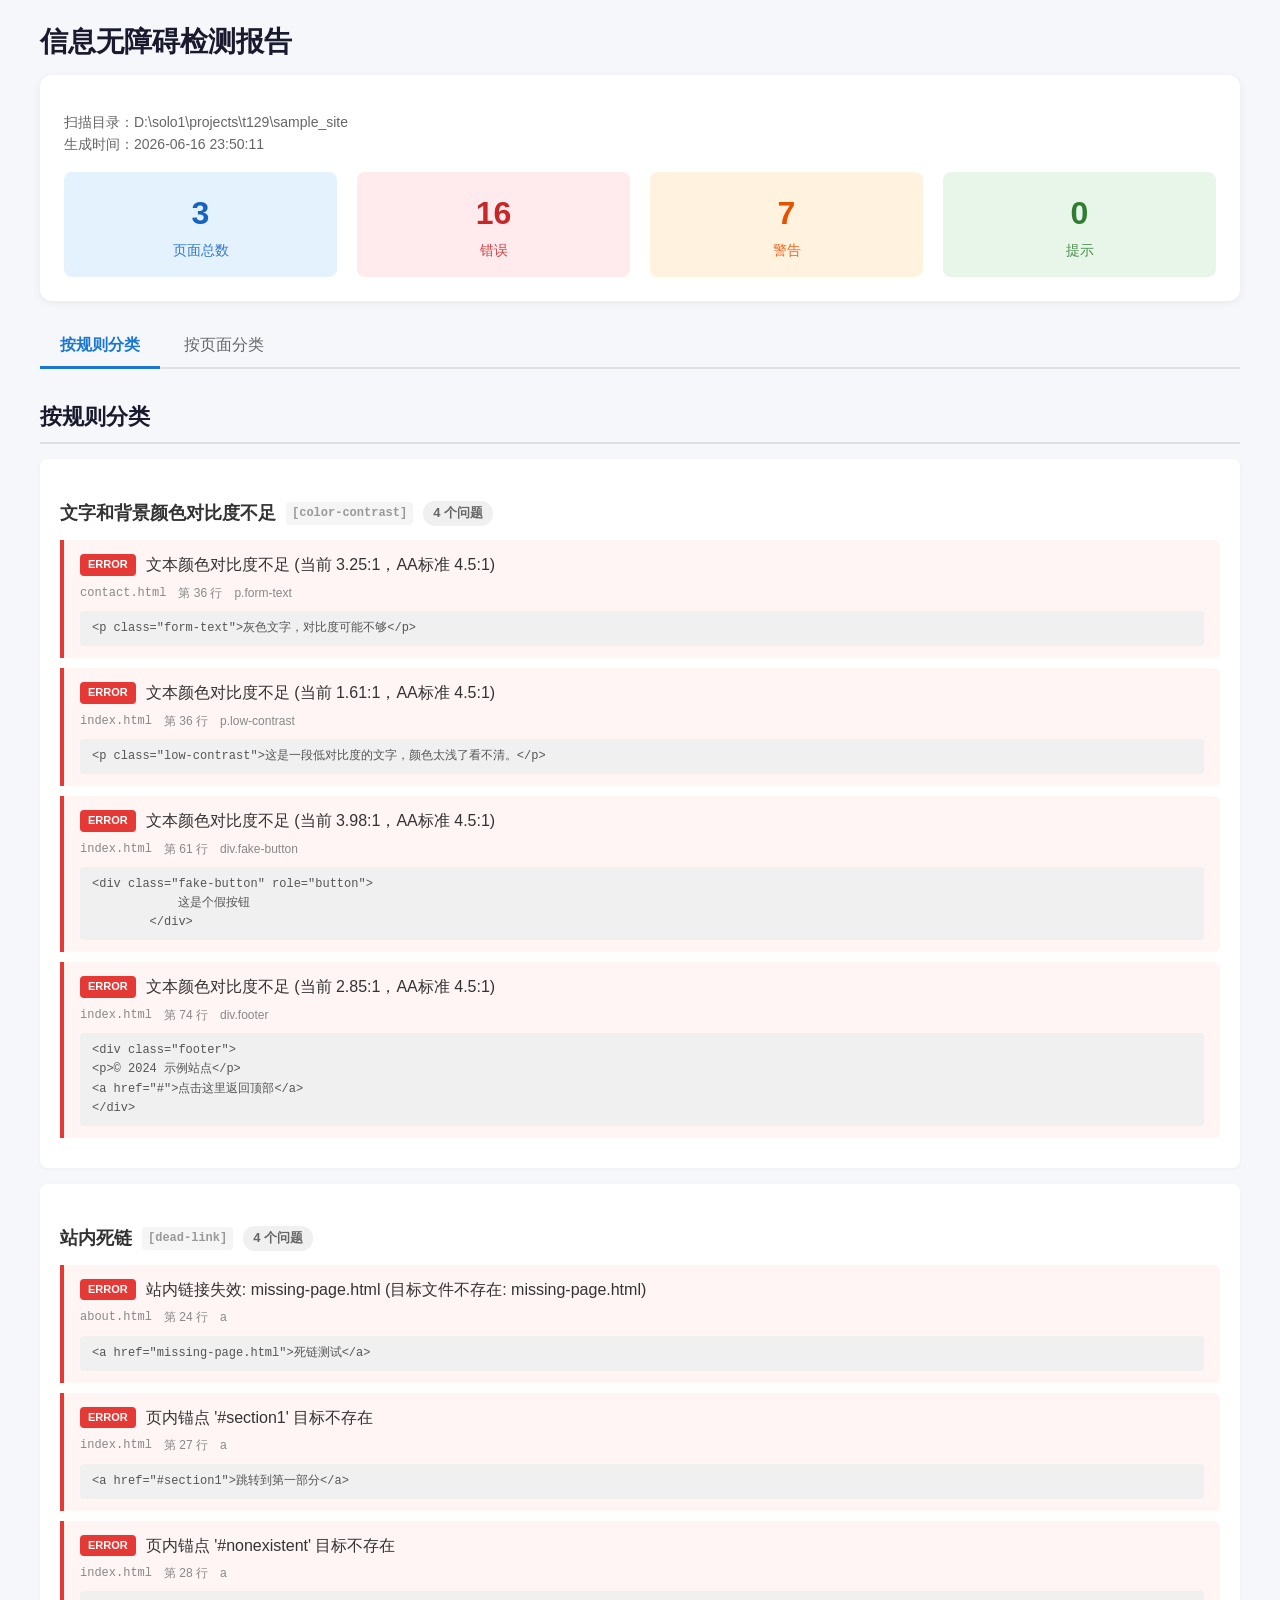
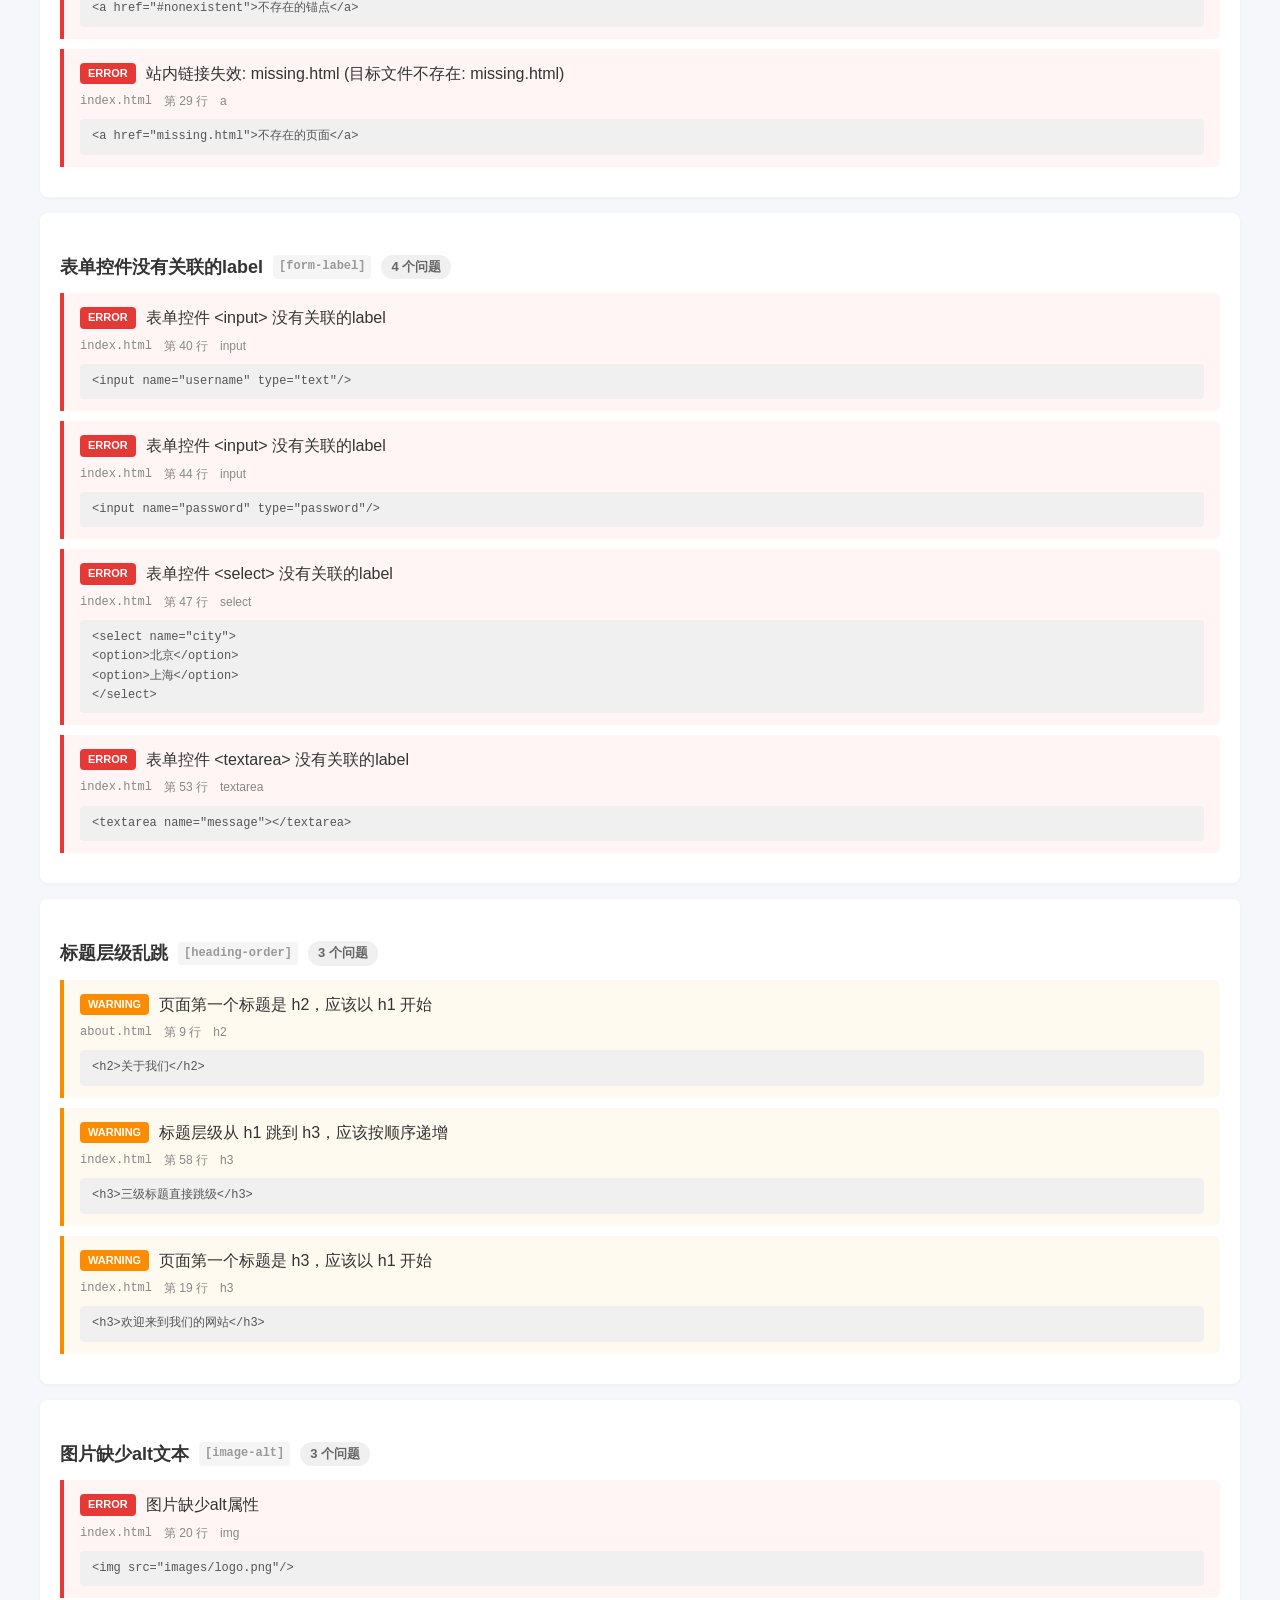
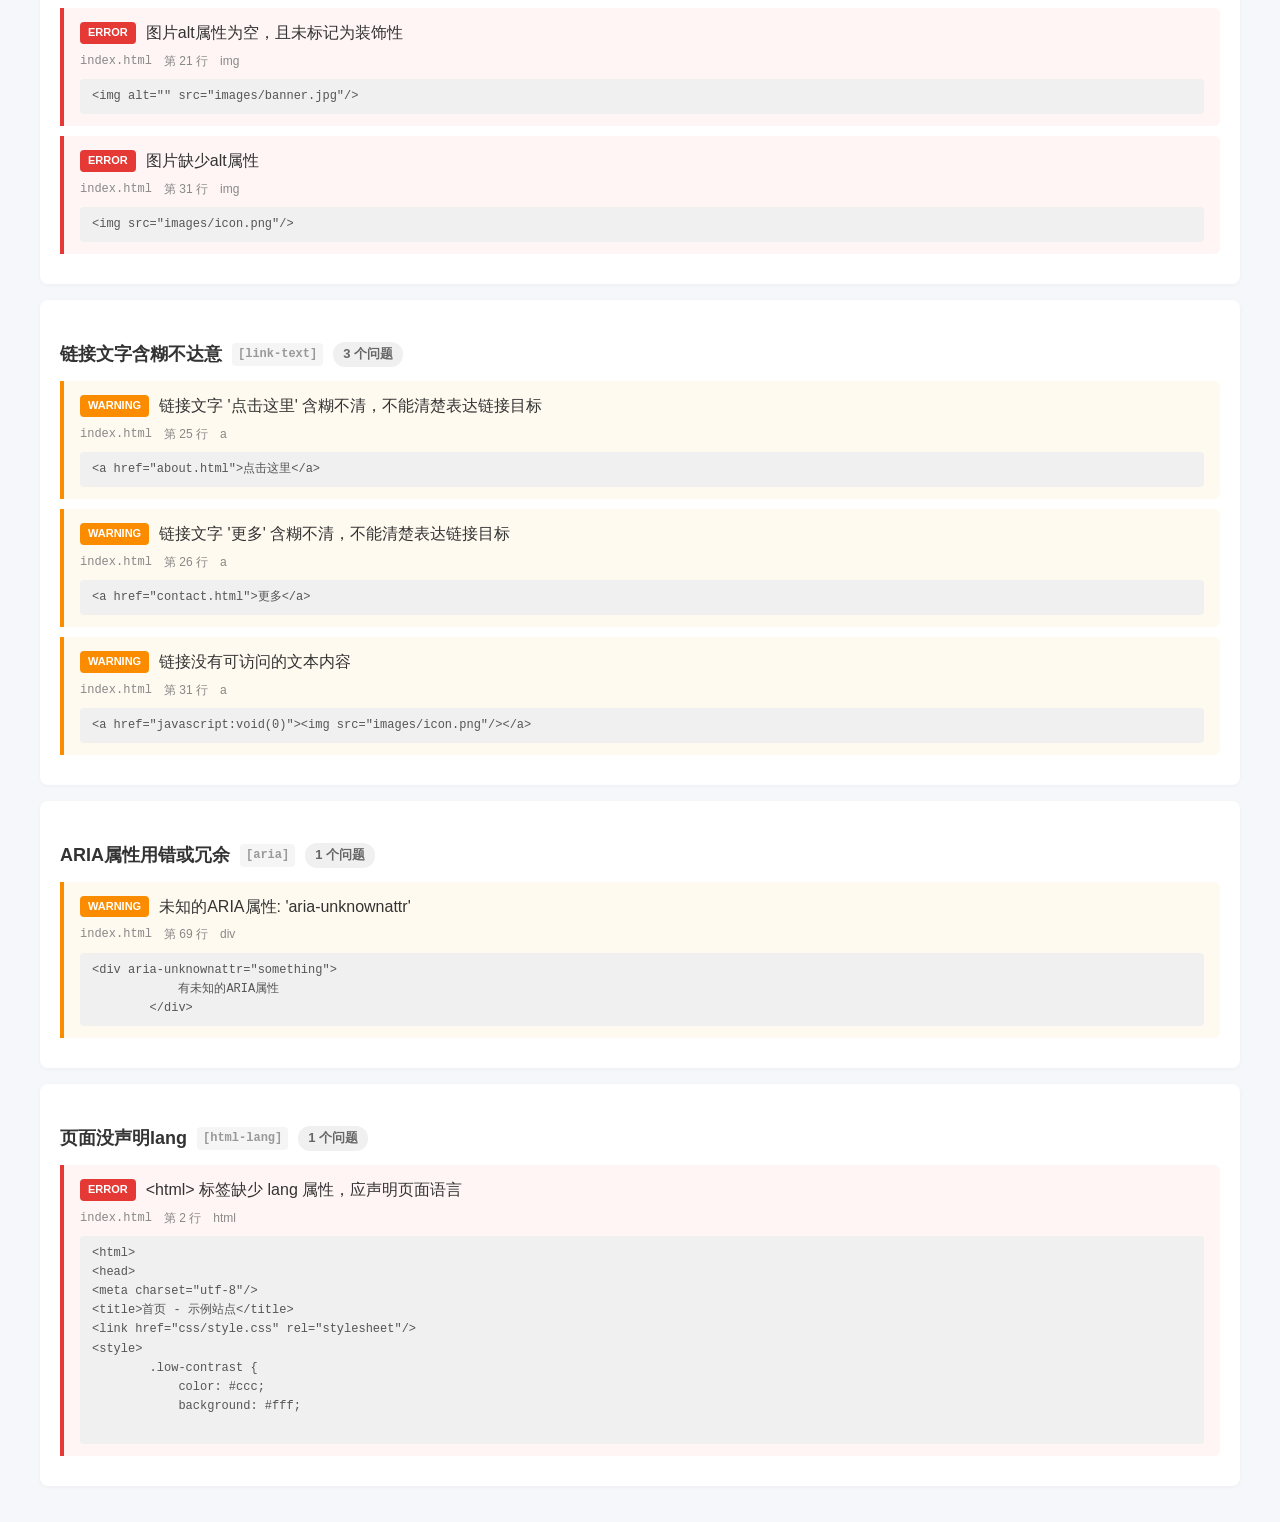
<file: a11y-report/report.html>
<!DOCTYPE html>
<html lang="zh-CN">
<head>
    <meta charset="UTF-8">
    <meta name="viewport" content="width=device-width, initial-scale=1.0">
    <title>信息无障碍检测报告</title>
    <style>
        * { box-sizing: border-box; margin: 0; padding: 0; }
        body {
            font-family: -apple-system, BlinkMacSystemFont, "Segoe UI", Roboto, "Helvetica Neue", Arial, sans-serif;
            background: #f5f7fa;
            color: #333;
            line-height: 1.6;
            padding: 20px;
        }
        .container { max-width: 1200px; margin: 0 auto; }
        h1 { font-size: 28px; margin-bottom: 10px; color: #1a1a2e; }
        h2 { font-size: 22px; margin: 30px 0 15px; color: #1a1a2e; border-bottom: 2px solid #e0e0e0; padding-bottom: 8px; }
        h3 { font-size: 18px; margin: 20px 0 12px; color: #333; }
        .summary {
            background: white;
            border-radius: 12px;
            padding: 24px;
            margin-bottom: 24px;
            box-shadow: 0 2px 8px rgba(0,0,0,0.06);
        }
        .summary-stats {
            display: flex;
            gap: 20px;
            flex-wrap: wrap;
            margin-top: 16px;
        }
        .stat-card {
            flex: 1;
            min-width: 140px;
            padding: 16px;
            border-radius: 8px;
            text-align: center;
        }
        .stat-card .number { font-size: 32px; font-weight: bold; }
        .stat-card .label { font-size: 14px; opacity: 0.85; }
        .stat-pages { background: #e3f2fd; color: #1565c0; }
        .stat-errors { background: #ffebee; color: #c62828; }
        .stat-warnings { background: #fff3e0; color: #e65100; }
        .stat-info { background: #e8f5e9; color: #2e7d32; }
        .meta {
            color: #666;
            font-size: 14px;
            margin-top: 12px;
        }
        .nav-tabs {
            display: flex;
            gap: 4px;
            margin-bottom: 20px;
            border-bottom: 2px solid #e0e0e0;
        }
        .nav-tab {
            padding: 10px 20px;
            cursor: pointer;
            border: none;
            background: none;
            font-size: 16px;
            color: #666;
            border-bottom: 3px solid transparent;
            margin-bottom: -2px;
        }
        .nav-tab.active {
            color: #1976d2;
            border-bottom-color: #1976d2;
            font-weight: 600;
        }
        .tab-content { display: none; }
        .tab-content.active { display: block; }
        .rule-section, .page-section {
            background: white;
            border-radius: 8px;
            padding: 20px;
            margin-bottom: 16px;
            box-shadow: 0 1px 4px rgba(0,0,0,0.04);
        }
        .rule-section h3, .page-section h3 {
            display: flex;
            align-items: center;
            gap: 10px;
            flex-wrap: wrap;
        }
        .rule-id {
            font-size: 12px;
            color: #999;
            font-family: monospace;
            background: #f5f5f5;
            padding: 2px 6px;
            border-radius: 4px;
        }
        .count {
            font-size: 13px;
            background: #f0f0f0;
            padding: 2px 10px;
            border-radius: 12px;
            color: #666;
        }
        .counts { display: flex; gap: 8px; margin-left: auto; }
        .counts span { font-size: 12px; padding: 2px 8px; border-radius: 4px; }
        .error-count { background: #ffebee; color: #c62828; }
        .warning-count { background: #fff3e0; color: #e65100; }
        .info-count { background: #e8f5e9; color: #2e7d32; }
        .issues-list { margin-top: 12px; }
        .issue {
            border-left: 4px solid #ccc;
            padding: 12px 16px;
            margin-bottom: 10px;
            background: #fafafa;
            border-radius: 0 6px 6px 0;
        }
        .issue.severity-error { border-left-color: #e53935; background: #fff5f5; }
        .issue.severity-warning { border-left-color: #fb8c00; background: #fffaf0; }
        .issue.severity-info { border-left-color: #43a047; background: #f6fbf6; }
        .issue-header { display: flex; align-items: center; gap: 10px; margin-bottom: 6px; }
        .severity-badge {
            font-size: 11px;
            font-weight: 600;
            text-transform: uppercase;
            padding: 2px 8px;
            border-radius: 4px;
            color: white;
        }
        .severity-error .severity-badge { background: #e53935; }
        .severity-warning .severity-badge { background: #fb8c00; }
        .severity-info .severity-badge { background: #43a047; }
        .message { font-weight: 500; }
        .issue-location {
            font-size: 12px;
            color: #888;
            display: flex;
            gap: 12px;
            flex-wrap: wrap;
            margin-bottom: 8px;
        }
        .issue-location .file { font-family: monospace; }
        .snippet {
            font-size: 12px;
            background: #f0f0f0;
            padding: 8px 12px;
            border-radius: 4px;
            overflow-x: auto;
            font-family: monospace;
            color: #555;
        }
        .no-issues { color: #2e7d32; font-style: italic; padding: 10px 0; }
        .page-issues { margin-top: 12px; }
    </style>
</head>
<body>
    <div class="container">
        <h1>信息无障碍检测报告</h1>
        <div class="summary">
            <div class="meta">
                扫描目录：D:\solo1\projects\t129\sample_site<br>
                生成时间：2026-06-16 23:50:11
            </div>
            <div class="summary-stats">
                <div class="stat-card stat-pages">
                    <div class="number">3</div>
                    <div class="label">页面总数</div>
                </div>
                <div class="stat-card stat-errors">
                    <div class="number">16</div>
                    <div class="label">错误</div>
                </div>
                <div class="stat-card stat-warnings">
                    <div class="number">7</div>
                    <div class="label">警告</div>
                </div>
                <div class="stat-card stat-info">
                    <div class="number">0</div>
                    <div class="label">提示</div>
                </div>
            </div>
        </div>

        <div class="nav-tabs">
            <button class="nav-tab active" onclick="switchTab('by-rule', this)">按规则分类</button>
            <button class="nav-tab" onclick="switchTab('by-page', this)">按页面分类</button>
        </div>

        <div id="by-rule" class="tab-content active">
            <h2>按规则分类</h2>
            
            <div class="rule-section severity-error">
                <h3>文字和背景颜色对比度不足 <span class="rule-id">[color-contrast]</span> <span class="count">4 个问题</span></h3>
                <div class="issues-list">
                    
            <div class="issue severity-error">
                <div class="issue-header">
                    <span class="severity-badge">error</span>
                    <span class="message">文本颜色对比度不足 (当前 3.25:1，AA标准 4.5:1)</span>
                </div>
                <div class="issue-location"><span class='file'>contact.html</span><span class='line'>第 36 行</span><span class='element'>p.form-text</span></div>
                <pre class='snippet'>&lt;p class=&quot;form-text&quot;&gt;灰色文字，对比度可能不够&lt;/p&gt;</pre>
            </div>
            
            <div class="issue severity-error">
                <div class="issue-header">
                    <span class="severity-badge">error</span>
                    <span class="message">文本颜色对比度不足 (当前 1.61:1，AA标准 4.5:1)</span>
                </div>
                <div class="issue-location"><span class='file'>index.html</span><span class='line'>第 36 行</span><span class='element'>p.low-contrast</span></div>
                <pre class='snippet'>&lt;p class=&quot;low-contrast&quot;&gt;这是一段低对比度的文字，颜色太浅了看不清。&lt;/p&gt;</pre>
            </div>
            
            <div class="issue severity-error">
                <div class="issue-header">
                    <span class="severity-badge">error</span>
                    <span class="message">文本颜色对比度不足 (当前 3.98:1，AA标准 4.5:1)</span>
                </div>
                <div class="issue-location"><span class='file'>index.html</span><span class='line'>第 61 行</span><span class='element'>div.fake-button</span></div>
                <pre class='snippet'>&lt;div class=&quot;fake-button&quot; role=&quot;button&quot;&gt;
            这是个假按钮
        &lt;/div&gt;</pre>
            </div>
            
            <div class="issue severity-error">
                <div class="issue-header">
                    <span class="severity-badge">error</span>
                    <span class="message">文本颜色对比度不足 (当前 2.85:1，AA标准 4.5:1)</span>
                </div>
                <div class="issue-location"><span class='file'>index.html</span><span class='line'>第 74 行</span><span class='element'>div.footer</span></div>
                <pre class='snippet'>&lt;div class=&quot;footer&quot;&gt;
&lt;p&gt;© 2024 示例站点&lt;/p&gt;
&lt;a href=&quot;#&quot;&gt;点击这里返回顶部&lt;/a&gt;
&lt;/div&gt;</pre>
            </div>
            
                </div>
            </div>
            
            <div class="rule-section severity-error">
                <h3>站内死链 <span class="rule-id">[dead-link]</span> <span class="count">4 个问题</span></h3>
                <div class="issues-list">
                    
            <div class="issue severity-error">
                <div class="issue-header">
                    <span class="severity-badge">error</span>
                    <span class="message">站内链接失效: missing-page.html (目标文件不存在: missing-page.html)</span>
                </div>
                <div class="issue-location"><span class='file'>about.html</span><span class='line'>第 24 行</span><span class='element'>a</span></div>
                <pre class='snippet'>&lt;a href=&quot;missing-page.html&quot;&gt;死链测试&lt;/a&gt;</pre>
            </div>
            
            <div class="issue severity-error">
                <div class="issue-header">
                    <span class="severity-badge">error</span>
                    <span class="message">页内锚点 '#section1' 目标不存在</span>
                </div>
                <div class="issue-location"><span class='file'>index.html</span><span class='line'>第 27 行</span><span class='element'>a</span></div>
                <pre class='snippet'>&lt;a href=&quot;#section1&quot;&gt;跳转到第一部分&lt;/a&gt;</pre>
            </div>
            
            <div class="issue severity-error">
                <div class="issue-header">
                    <span class="severity-badge">error</span>
                    <span class="message">页内锚点 '#nonexistent' 目标不存在</span>
                </div>
                <div class="issue-location"><span class='file'>index.html</span><span class='line'>第 28 行</span><span class='element'>a</span></div>
                <pre class='snippet'>&lt;a href=&quot;#nonexistent&quot;&gt;不存在的锚点&lt;/a&gt;</pre>
            </div>
            
            <div class="issue severity-error">
                <div class="issue-header">
                    <span class="severity-badge">error</span>
                    <span class="message">站内链接失效: missing.html (目标文件不存在: missing.html)</span>
                </div>
                <div class="issue-location"><span class='file'>index.html</span><span class='line'>第 29 行</span><span class='element'>a</span></div>
                <pre class='snippet'>&lt;a href=&quot;missing.html&quot;&gt;不存在的页面&lt;/a&gt;</pre>
            </div>
            
                </div>
            </div>
            
            <div class="rule-section severity-error">
                <h3>表单控件没有关联的label <span class="rule-id">[form-label]</span> <span class="count">4 个问题</span></h3>
                <div class="issues-list">
                    
            <div class="issue severity-error">
                <div class="issue-header">
                    <span class="severity-badge">error</span>
                    <span class="message">表单控件 &lt;input&gt; 没有关联的label</span>
                </div>
                <div class="issue-location"><span class='file'>index.html</span><span class='line'>第 40 行</span><span class='element'>input</span></div>
                <pre class='snippet'>&lt;input name=&quot;username&quot; type=&quot;text&quot;/&gt;</pre>
            </div>
            
            <div class="issue severity-error">
                <div class="issue-header">
                    <span class="severity-badge">error</span>
                    <span class="message">表单控件 &lt;input&gt; 没有关联的label</span>
                </div>
                <div class="issue-location"><span class='file'>index.html</span><span class='line'>第 44 行</span><span class='element'>input</span></div>
                <pre class='snippet'>&lt;input name=&quot;password&quot; type=&quot;password&quot;/&gt;</pre>
            </div>
            
            <div class="issue severity-error">
                <div class="issue-header">
                    <span class="severity-badge">error</span>
                    <span class="message">表单控件 &lt;select&gt; 没有关联的label</span>
                </div>
                <div class="issue-location"><span class='file'>index.html</span><span class='line'>第 47 行</span><span class='element'>select</span></div>
                <pre class='snippet'>&lt;select name=&quot;city&quot;&gt;
&lt;option&gt;北京&lt;/option&gt;
&lt;option&gt;上海&lt;/option&gt;
&lt;/select&gt;</pre>
            </div>
            
            <div class="issue severity-error">
                <div class="issue-header">
                    <span class="severity-badge">error</span>
                    <span class="message">表单控件 &lt;textarea&gt; 没有关联的label</span>
                </div>
                <div class="issue-location"><span class='file'>index.html</span><span class='line'>第 53 行</span><span class='element'>textarea</span></div>
                <pre class='snippet'>&lt;textarea name=&quot;message&quot;&gt;&lt;/textarea&gt;</pre>
            </div>
            
                </div>
            </div>
            
            <div class="rule-section severity-warning">
                <h3>标题层级乱跳 <span class="rule-id">[heading-order]</span> <span class="count">3 个问题</span></h3>
                <div class="issues-list">
                    
            <div class="issue severity-warning">
                <div class="issue-header">
                    <span class="severity-badge">warning</span>
                    <span class="message">页面第一个标题是 h2，应该以 h1 开始</span>
                </div>
                <div class="issue-location"><span class='file'>about.html</span><span class='line'>第 9 行</span><span class='element'>h2</span></div>
                <pre class='snippet'>&lt;h2&gt;关于我们&lt;/h2&gt;</pre>
            </div>
            
            <div class="issue severity-warning">
                <div class="issue-header">
                    <span class="severity-badge">warning</span>
                    <span class="message">标题层级从 h1 跳到 h3，应该按顺序递增</span>
                </div>
                <div class="issue-location"><span class='file'>index.html</span><span class='line'>第 58 行</span><span class='element'>h3</span></div>
                <pre class='snippet'>&lt;h3&gt;三级标题直接跳级&lt;/h3&gt;</pre>
            </div>
            
            <div class="issue severity-warning">
                <div class="issue-header">
                    <span class="severity-badge">warning</span>
                    <span class="message">页面第一个标题是 h3，应该以 h1 开始</span>
                </div>
                <div class="issue-location"><span class='file'>index.html</span><span class='line'>第 19 行</span><span class='element'>h3</span></div>
                <pre class='snippet'>&lt;h3&gt;欢迎来到我们的网站&lt;/h3&gt;</pre>
            </div>
            
                </div>
            </div>
            
            <div class="rule-section severity-error">
                <h3>图片缺少alt文本 <span class="rule-id">[image-alt]</span> <span class="count">3 个问题</span></h3>
                <div class="issues-list">
                    
            <div class="issue severity-error">
                <div class="issue-header">
                    <span class="severity-badge">error</span>
                    <span class="message">图片缺少alt属性</span>
                </div>
                <div class="issue-location"><span class='file'>index.html</span><span class='line'>第 20 行</span><span class='element'>img</span></div>
                <pre class='snippet'>&lt;img src=&quot;images/logo.png&quot;/&gt;</pre>
            </div>
            
            <div class="issue severity-error">
                <div class="issue-header">
                    <span class="severity-badge">error</span>
                    <span class="message">图片alt属性为空，且未标记为装饰性</span>
                </div>
                <div class="issue-location"><span class='file'>index.html</span><span class='line'>第 21 行</span><span class='element'>img</span></div>
                <pre class='snippet'>&lt;img alt=&quot;&quot; src=&quot;images/banner.jpg&quot;/&gt;</pre>
            </div>
            
            <div class="issue severity-error">
                <div class="issue-header">
                    <span class="severity-badge">error</span>
                    <span class="message">图片缺少alt属性</span>
                </div>
                <div class="issue-location"><span class='file'>index.html</span><span class='line'>第 31 行</span><span class='element'>img</span></div>
                <pre class='snippet'>&lt;img src=&quot;images/icon.png&quot;/&gt;</pre>
            </div>
            
                </div>
            </div>
            
            <div class="rule-section severity-warning">
                <h3>链接文字含糊不达意 <span class="rule-id">[link-text]</span> <span class="count">3 个问题</span></h3>
                <div class="issues-list">
                    
            <div class="issue severity-warning">
                <div class="issue-header">
                    <span class="severity-badge">warning</span>
                    <span class="message">链接文字 '点击这里' 含糊不清，不能清楚表达链接目标</span>
                </div>
                <div class="issue-location"><span class='file'>index.html</span><span class='line'>第 25 行</span><span class='element'>a</span></div>
                <pre class='snippet'>&lt;a href=&quot;about.html&quot;&gt;点击这里&lt;/a&gt;</pre>
            </div>
            
            <div class="issue severity-warning">
                <div class="issue-header">
                    <span class="severity-badge">warning</span>
                    <span class="message">链接文字 '更多' 含糊不清，不能清楚表达链接目标</span>
                </div>
                <div class="issue-location"><span class='file'>index.html</span><span class='line'>第 26 行</span><span class='element'>a</span></div>
                <pre class='snippet'>&lt;a href=&quot;contact.html&quot;&gt;更多&lt;/a&gt;</pre>
            </div>
            
            <div class="issue severity-warning">
                <div class="issue-header">
                    <span class="severity-badge">warning</span>
                    <span class="message">链接没有可访问的文本内容</span>
                </div>
                <div class="issue-location"><span class='file'>index.html</span><span class='line'>第 31 行</span><span class='element'>a</span></div>
                <pre class='snippet'>&lt;a href=&quot;javascript:void(0)&quot;&gt;&lt;img src=&quot;images/icon.png&quot;/&gt;&lt;/a&gt;</pre>
            </div>
            
                </div>
            </div>
            
            <div class="rule-section severity-warning">
                <h3>ARIA属性用错或冗余 <span class="rule-id">[aria]</span> <span class="count">1 个问题</span></h3>
                <div class="issues-list">
                    
            <div class="issue severity-warning">
                <div class="issue-header">
                    <span class="severity-badge">warning</span>
                    <span class="message">未知的ARIA属性: 'aria-unknownattr'</span>
                </div>
                <div class="issue-location"><span class='file'>index.html</span><span class='line'>第 69 行</span><span class='element'>div</span></div>
                <pre class='snippet'>&lt;div aria-unknownattr=&quot;something&quot;&gt;
            有未知的ARIA属性
        &lt;/div&gt;</pre>
            </div>
            
                </div>
            </div>
            
            <div class="rule-section severity-error">
                <h3>页面没声明lang <span class="rule-id">[html-lang]</span> <span class="count">1 个问题</span></h3>
                <div class="issues-list">
                    
            <div class="issue severity-error">
                <div class="issue-header">
                    <span class="severity-badge">error</span>
                    <span class="message">&lt;html&gt; 标签缺少 lang 属性，应声明页面语言</span>
                </div>
                <div class="issue-location"><span class='file'>index.html</span><span class='line'>第 2 行</span><span class='element'>html</span></div>
                <pre class='snippet'>&lt;html&gt;
&lt;head&gt;
&lt;meta charset=&quot;utf-8&quot;/&gt;
&lt;title&gt;首页 - 示例站点&lt;/title&gt;
&lt;link href=&quot;css/style.css&quot; rel=&quot;stylesheet&quot;/&gt;
&lt;style&gt;
        .low-contrast {
            color: #ccc;
            background: #fff;
    </pre>
            </div>
            
                </div>
            </div>
            
        </div>

        <div id="by-page" class="tab-content">
            <h2>按页面分类</h2>
            
            <div class="page-section">
                <h3>index.html
                    <span class="counts">
                        <span class="error-count">14 错误</span>
                        <span class="warning-count">6 警告</span>
                        
                    </span>
                </h3>
                <div class="page-issues">
                    
            <div class="issue severity-error">
                <div class="issue-header">
                    <span class="severity-badge">error</span>
                    <span class="message">图片缺少alt属性</span>
                </div>
                <div class="issue-location"><span class='file'>index.html</span><span class='line'>第 20 行</span><span class='element'>img</span></div>
                <pre class='snippet'>&lt;img src=&quot;images/logo.png&quot;/&gt;</pre>
            </div>
            
            <div class="issue severity-error">
                <div class="issue-header">
                    <span class="severity-badge">error</span>
                    <span class="message">图片alt属性为空，且未标记为装饰性</span>
                </div>
                <div class="issue-location"><span class='file'>index.html</span><span class='line'>第 21 行</span><span class='element'>img</span></div>
                <pre class='snippet'>&lt;img alt=&quot;&quot; src=&quot;images/banner.jpg&quot;/&gt;</pre>
            </div>
            
            <div class="issue severity-error">
                <div class="issue-header">
                    <span class="severity-badge">error</span>
                    <span class="message">图片缺少alt属性</span>
                </div>
                <div class="issue-location"><span class='file'>index.html</span><span class='line'>第 31 行</span><span class='element'>img</span></div>
                <pre class='snippet'>&lt;img src=&quot;images/icon.png&quot;/&gt;</pre>
            </div>
            
            <div class="issue severity-error">
                <div class="issue-header">
                    <span class="severity-badge">error</span>
                    <span class="message">表单控件 &lt;input&gt; 没有关联的label</span>
                </div>
                <div class="issue-location"><span class='file'>index.html</span><span class='line'>第 40 行</span><span class='element'>input</span></div>
                <pre class='snippet'>&lt;input name=&quot;username&quot; type=&quot;text&quot;/&gt;</pre>
            </div>
            
            <div class="issue severity-error">
                <div class="issue-header">
                    <span class="severity-badge">error</span>
                    <span class="message">表单控件 &lt;input&gt; 没有关联的label</span>
                </div>
                <div class="issue-location"><span class='file'>index.html</span><span class='line'>第 44 行</span><span class='element'>input</span></div>
                <pre class='snippet'>&lt;input name=&quot;password&quot; type=&quot;password&quot;/&gt;</pre>
            </div>
            
            <div class="issue severity-error">
                <div class="issue-header">
                    <span class="severity-badge">error</span>
                    <span class="message">表单控件 &lt;select&gt; 没有关联的label</span>
                </div>
                <div class="issue-location"><span class='file'>index.html</span><span class='line'>第 47 行</span><span class='element'>select</span></div>
                <pre class='snippet'>&lt;select name=&quot;city&quot;&gt;
&lt;option&gt;北京&lt;/option&gt;
&lt;option&gt;上海&lt;/option&gt;
&lt;/select&gt;</pre>
            </div>
            
            <div class="issue severity-error">
                <div class="issue-header">
                    <span class="severity-badge">error</span>
                    <span class="message">表单控件 &lt;textarea&gt; 没有关联的label</span>
                </div>
                <div class="issue-location"><span class='file'>index.html</span><span class='line'>第 53 行</span><span class='element'>textarea</span></div>
                <pre class='snippet'>&lt;textarea name=&quot;message&quot;&gt;&lt;/textarea&gt;</pre>
            </div>
            
            <div class="issue severity-warning">
                <div class="issue-header">
                    <span class="severity-badge">warning</span>
                    <span class="message">标题层级从 h1 跳到 h3，应该按顺序递增</span>
                </div>
                <div class="issue-location"><span class='file'>index.html</span><span class='line'>第 58 行</span><span class='element'>h3</span></div>
                <pre class='snippet'>&lt;h3&gt;三级标题直接跳级&lt;/h3&gt;</pre>
            </div>
            
            <div class="issue severity-warning">
                <div class="issue-header">
                    <span class="severity-badge">warning</span>
                    <span class="message">页面第一个标题是 h3，应该以 h1 开始</span>
                </div>
                <div class="issue-location"><span class='file'>index.html</span><span class='line'>第 19 行</span><span class='element'>h3</span></div>
                <pre class='snippet'>&lt;h3&gt;欢迎来到我们的网站&lt;/h3&gt;</pre>
            </div>
            
            <div class="issue severity-error">
                <div class="issue-header">
                    <span class="severity-badge">error</span>
                    <span class="message">&lt;html&gt; 标签缺少 lang 属性，应声明页面语言</span>
                </div>
                <div class="issue-location"><span class='file'>index.html</span><span class='line'>第 2 行</span><span class='element'>html</span></div>
                <pre class='snippet'>&lt;html&gt;
&lt;head&gt;
&lt;meta charset=&quot;utf-8&quot;/&gt;
&lt;title&gt;首页 - 示例站点&lt;/title&gt;
&lt;link href=&quot;css/style.css&quot; rel=&quot;stylesheet&quot;/&gt;
&lt;style&gt;
        .low-contrast {
            color: #ccc;
            background: #fff;
    </pre>
            </div>
            
            <div class="issue severity-warning">
                <div class="issue-header">
                    <span class="severity-badge">warning</span>
                    <span class="message">链接文字 '点击这里' 含糊不清，不能清楚表达链接目标</span>
                </div>
                <div class="issue-location"><span class='file'>index.html</span><span class='line'>第 25 行</span><span class='element'>a</span></div>
                <pre class='snippet'>&lt;a href=&quot;about.html&quot;&gt;点击这里&lt;/a&gt;</pre>
            </div>
            
            <div class="issue severity-warning">
                <div class="issue-header">
                    <span class="severity-badge">warning</span>
                    <span class="message">链接文字 '更多' 含糊不清，不能清楚表达链接目标</span>
                </div>
                <div class="issue-location"><span class='file'>index.html</span><span class='line'>第 26 行</span><span class='element'>a</span></div>
                <pre class='snippet'>&lt;a href=&quot;contact.html&quot;&gt;更多&lt;/a&gt;</pre>
            </div>
            
            <div class="issue severity-warning">
                <div class="issue-header">
                    <span class="severity-badge">warning</span>
                    <span class="message">链接没有可访问的文本内容</span>
                </div>
                <div class="issue-location"><span class='file'>index.html</span><span class='line'>第 31 行</span><span class='element'>a</span></div>
                <pre class='snippet'>&lt;a href=&quot;javascript:void(0)&quot;&gt;&lt;img src=&quot;images/icon.png&quot;/&gt;&lt;/a&gt;</pre>
            </div>
            
            <div class="issue severity-error">
                <div class="issue-header">
                    <span class="severity-badge">error</span>
                    <span class="message">文本颜色对比度不足 (当前 1.61:1，AA标准 4.5:1)</span>
                </div>
                <div class="issue-location"><span class='file'>index.html</span><span class='line'>第 36 行</span><span class='element'>p.low-contrast</span></div>
                <pre class='snippet'>&lt;p class=&quot;low-contrast&quot;&gt;这是一段低对比度的文字，颜色太浅了看不清。&lt;/p&gt;</pre>
            </div>
            
            <div class="issue severity-error">
                <div class="issue-header">
                    <span class="severity-badge">error</span>
                    <span class="message">文本颜色对比度不足 (当前 3.98:1，AA标准 4.5:1)</span>
                </div>
                <div class="issue-location"><span class='file'>index.html</span><span class='line'>第 61 行</span><span class='element'>div.fake-button</span></div>
                <pre class='snippet'>&lt;div class=&quot;fake-button&quot; role=&quot;button&quot;&gt;
            这是个假按钮
        &lt;/div&gt;</pre>
            </div>
            
            <div class="issue severity-error">
                <div class="issue-header">
                    <span class="severity-badge">error</span>
                    <span class="message">文本颜色对比度不足 (当前 2.85:1，AA标准 4.5:1)</span>
                </div>
                <div class="issue-location"><span class='file'>index.html</span><span class='line'>第 74 行</span><span class='element'>div.footer</span></div>
                <pre class='snippet'>&lt;div class=&quot;footer&quot;&gt;
&lt;p&gt;© 2024 示例站点&lt;/p&gt;
&lt;a href=&quot;#&quot;&gt;点击这里返回顶部&lt;/a&gt;
&lt;/div&gt;</pre>
            </div>
            
            <div class="issue severity-warning">
                <div class="issue-header">
                    <span class="severity-badge">warning</span>
                    <span class="message">未知的ARIA属性: 'aria-unknownattr'</span>
                </div>
                <div class="issue-location"><span class='file'>index.html</span><span class='line'>第 69 行</span><span class='element'>div</span></div>
                <pre class='snippet'>&lt;div aria-unknownattr=&quot;something&quot;&gt;
            有未知的ARIA属性
        &lt;/div&gt;</pre>
            </div>
            
            <div class="issue severity-error">
                <div class="issue-header">
                    <span class="severity-badge">error</span>
                    <span class="message">页内锚点 '#section1' 目标不存在</span>
                </div>
                <div class="issue-location"><span class='file'>index.html</span><span class='line'>第 27 行</span><span class='element'>a</span></div>
                <pre class='snippet'>&lt;a href=&quot;#section1&quot;&gt;跳转到第一部分&lt;/a&gt;</pre>
            </div>
            
            <div class="issue severity-error">
                <div class="issue-header">
                    <span class="severity-badge">error</span>
                    <span class="message">页内锚点 '#nonexistent' 目标不存在</span>
                </div>
                <div class="issue-location"><span class='file'>index.html</span><span class='line'>第 28 行</span><span class='element'>a</span></div>
                <pre class='snippet'>&lt;a href=&quot;#nonexistent&quot;&gt;不存在的锚点&lt;/a&gt;</pre>
            </div>
            
            <div class="issue severity-error">
                <div class="issue-header">
                    <span class="severity-badge">error</span>
                    <span class="message">站内链接失效: missing.html (目标文件不存在: missing.html)</span>
                </div>
                <div class="issue-location"><span class='file'>index.html</span><span class='line'>第 29 行</span><span class='element'>a</span></div>
                <pre class='snippet'>&lt;a href=&quot;missing.html&quot;&gt;不存在的页面&lt;/a&gt;</pre>
            </div>
            
                </div>
            </div>
            
            <div class="page-section">
                <h3>about.html
                    <span class="counts">
                        <span class="error-count">1 错误</span>
                        <span class="warning-count">1 警告</span>
                        
                    </span>
                </h3>
                <div class="page-issues">
                    
            <div class="issue severity-warning">
                <div class="issue-header">
                    <span class="severity-badge">warning</span>
                    <span class="message">页面第一个标题是 h2，应该以 h1 开始</span>
                </div>
                <div class="issue-location"><span class='file'>about.html</span><span class='line'>第 9 行</span><span class='element'>h2</span></div>
                <pre class='snippet'>&lt;h2&gt;关于我们&lt;/h2&gt;</pre>
            </div>
            
            <div class="issue severity-error">
                <div class="issue-header">
                    <span class="severity-badge">error</span>
                    <span class="message">站内链接失效: missing-page.html (目标文件不存在: missing-page.html)</span>
                </div>
                <div class="issue-location"><span class='file'>about.html</span><span class='line'>第 24 行</span><span class='element'>a</span></div>
                <pre class='snippet'>&lt;a href=&quot;missing-page.html&quot;&gt;死链测试&lt;/a&gt;</pre>
            </div>
            
                </div>
            </div>
            
            <div class="page-section">
                <h3>contact.html
                    <span class="counts">
                        <span class="error-count">1 错误</span>
                        
                        
                    </span>
                </h3>
                <div class="page-issues">
                    
            <div class="issue severity-error">
                <div class="issue-header">
                    <span class="severity-badge">error</span>
                    <span class="message">文本颜色对比度不足 (当前 3.25:1，AA标准 4.5:1)</span>
                </div>
                <div class="issue-location"><span class='file'>contact.html</span><span class='line'>第 36 行</span><span class='element'>p.form-text</span></div>
                <pre class='snippet'>&lt;p class=&quot;form-text&quot;&gt;灰色文字，对比度可能不够&lt;/p&gt;</pre>
            </div>
            
                </div>
            </div>
            
        </div>
    </div>

    <script>
        function switchTab(tabId, btn) {
            document.querySelectorAll('.tab-content').forEach(el => el.classList.remove('active'));
            document.querySelectorAll('.nav-tab').forEach(el => el.classList.remove('active'));
            document.getElementById(tabId).classList.add('active');
            btn.classList.add('active');
        }
    </script>
</body>
</html>
</file>
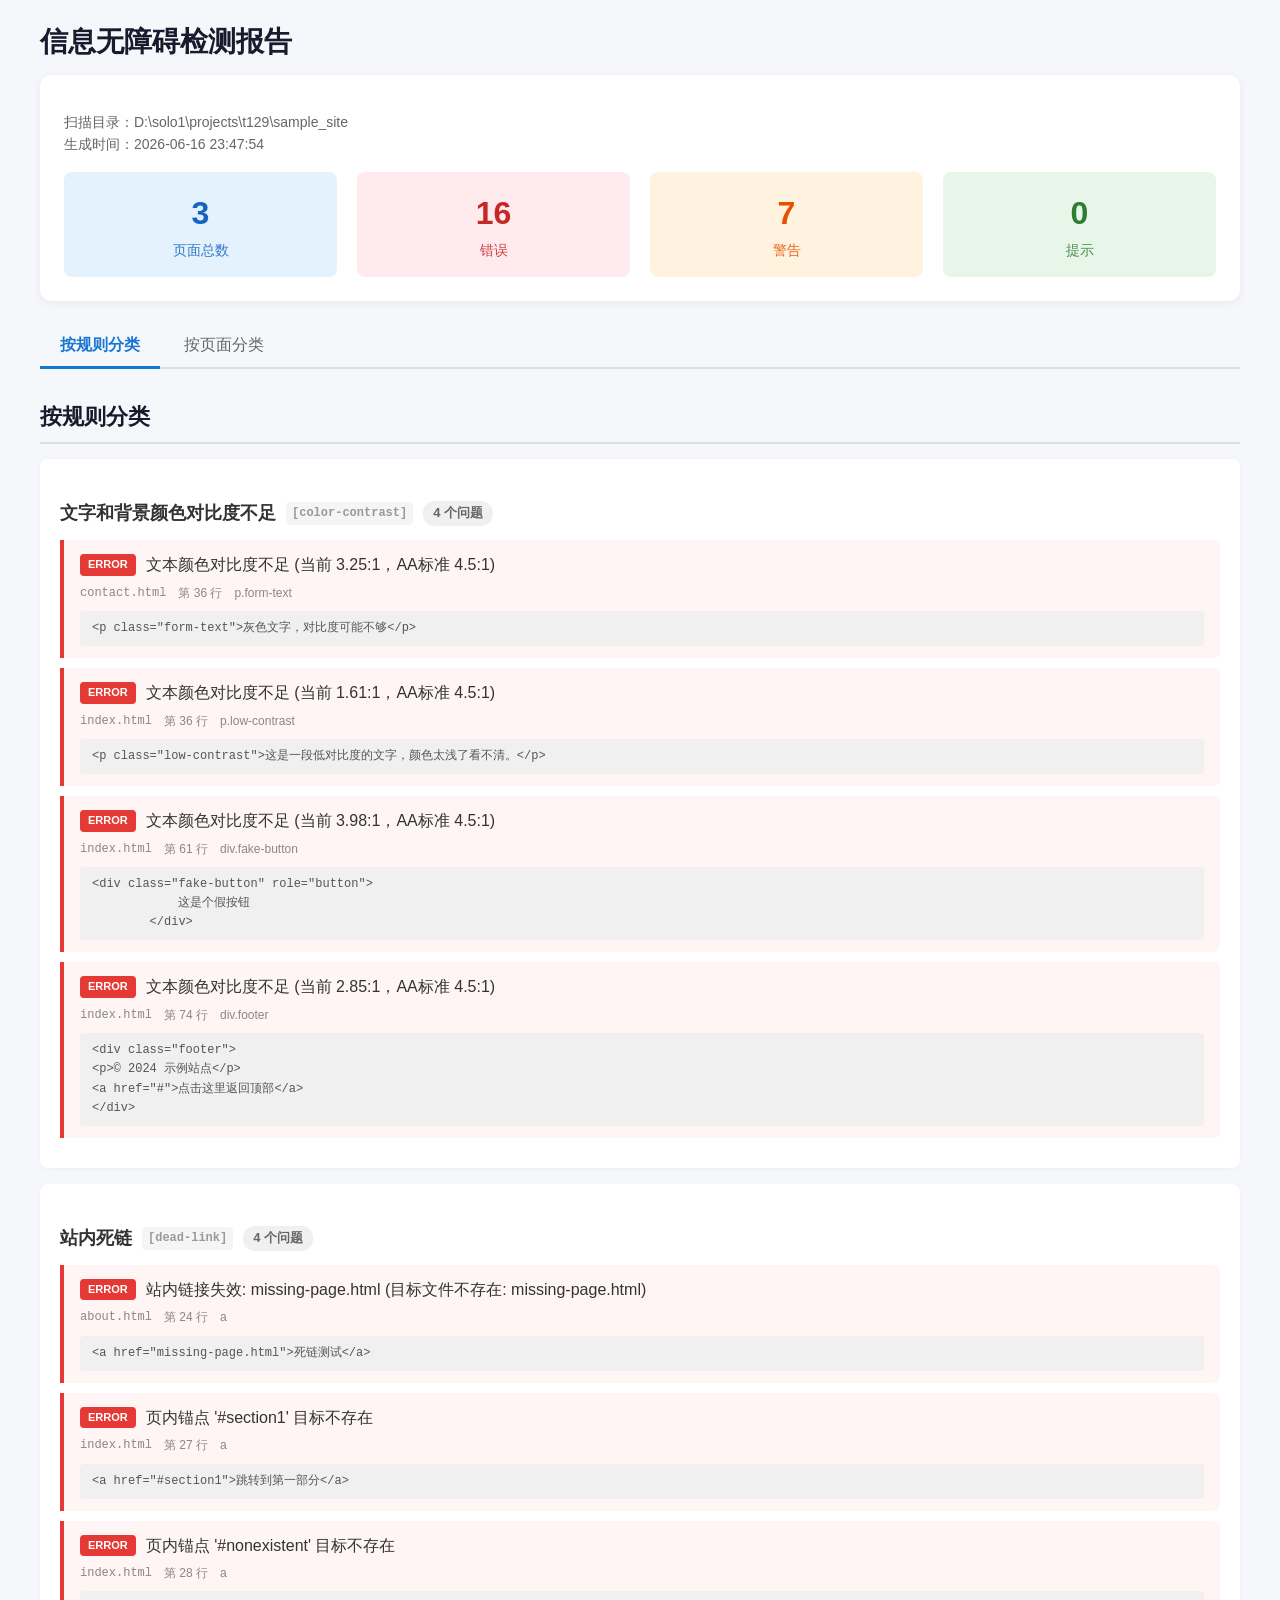
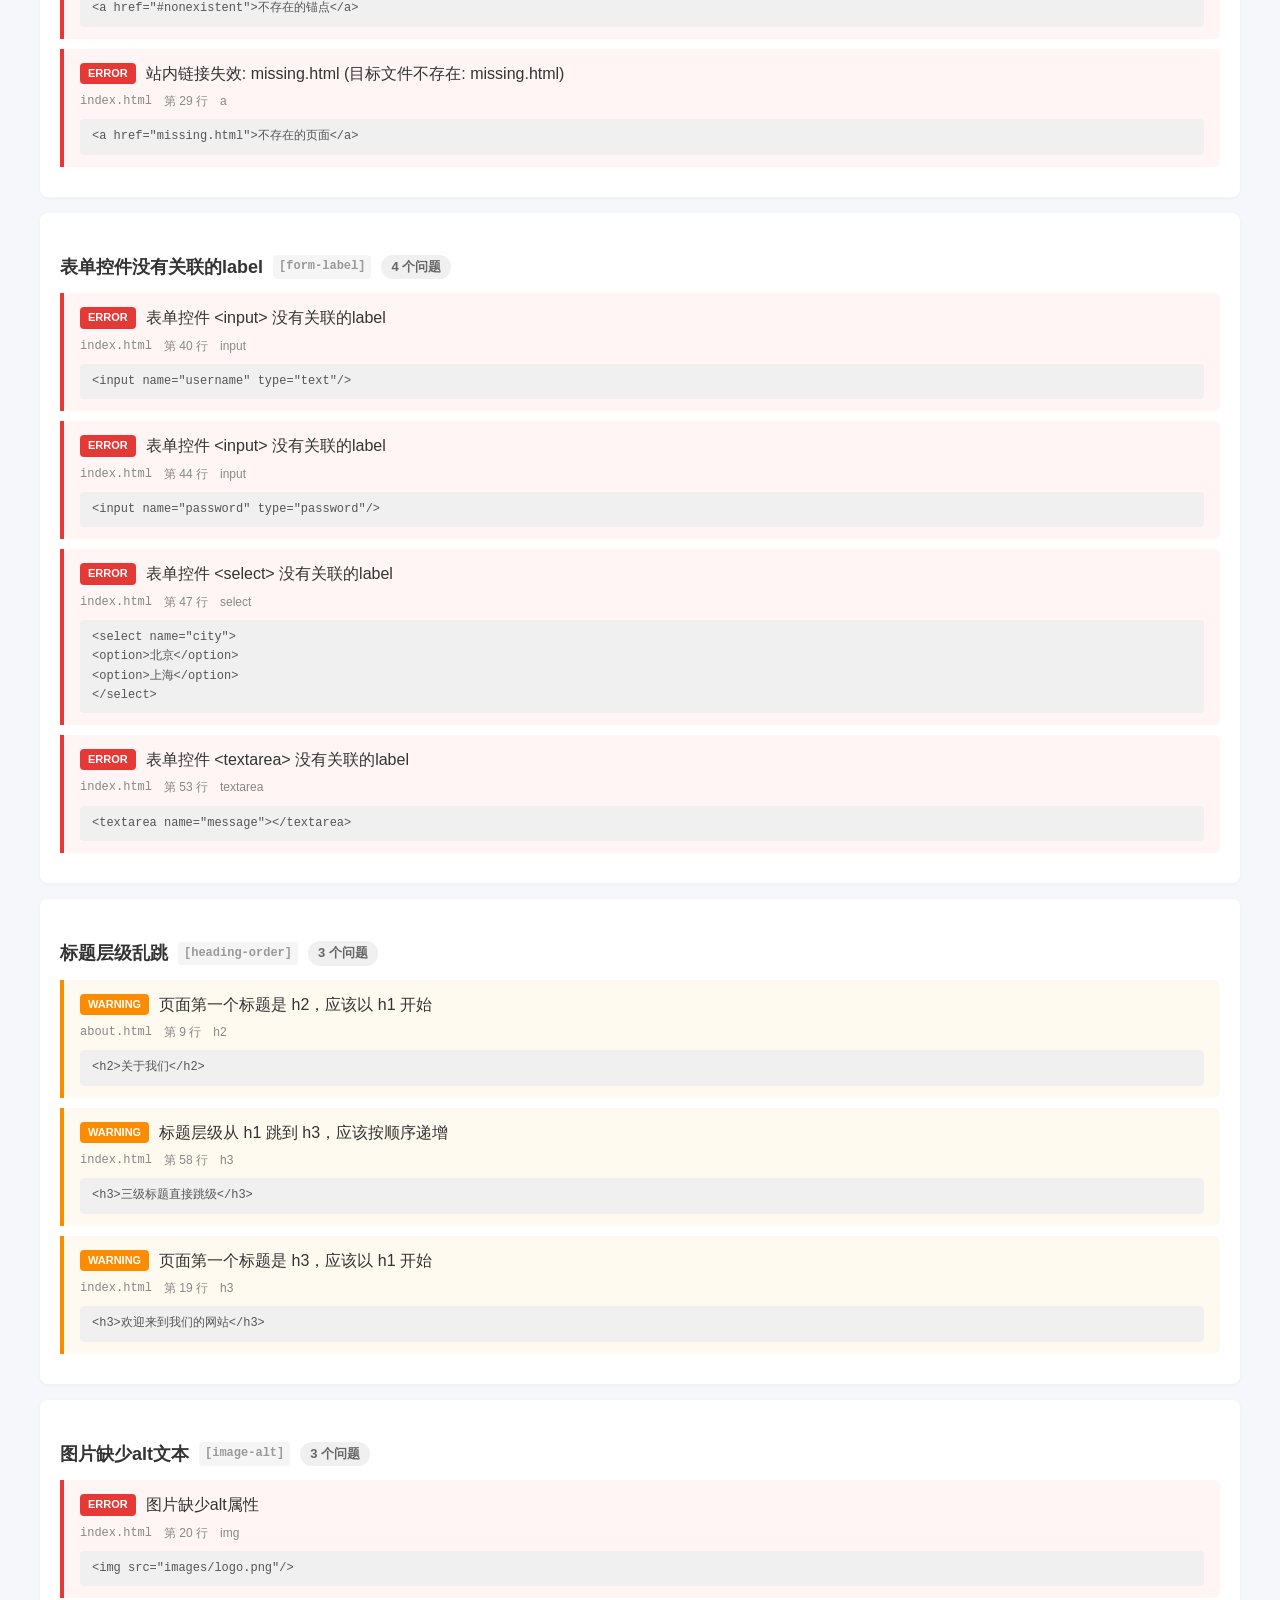
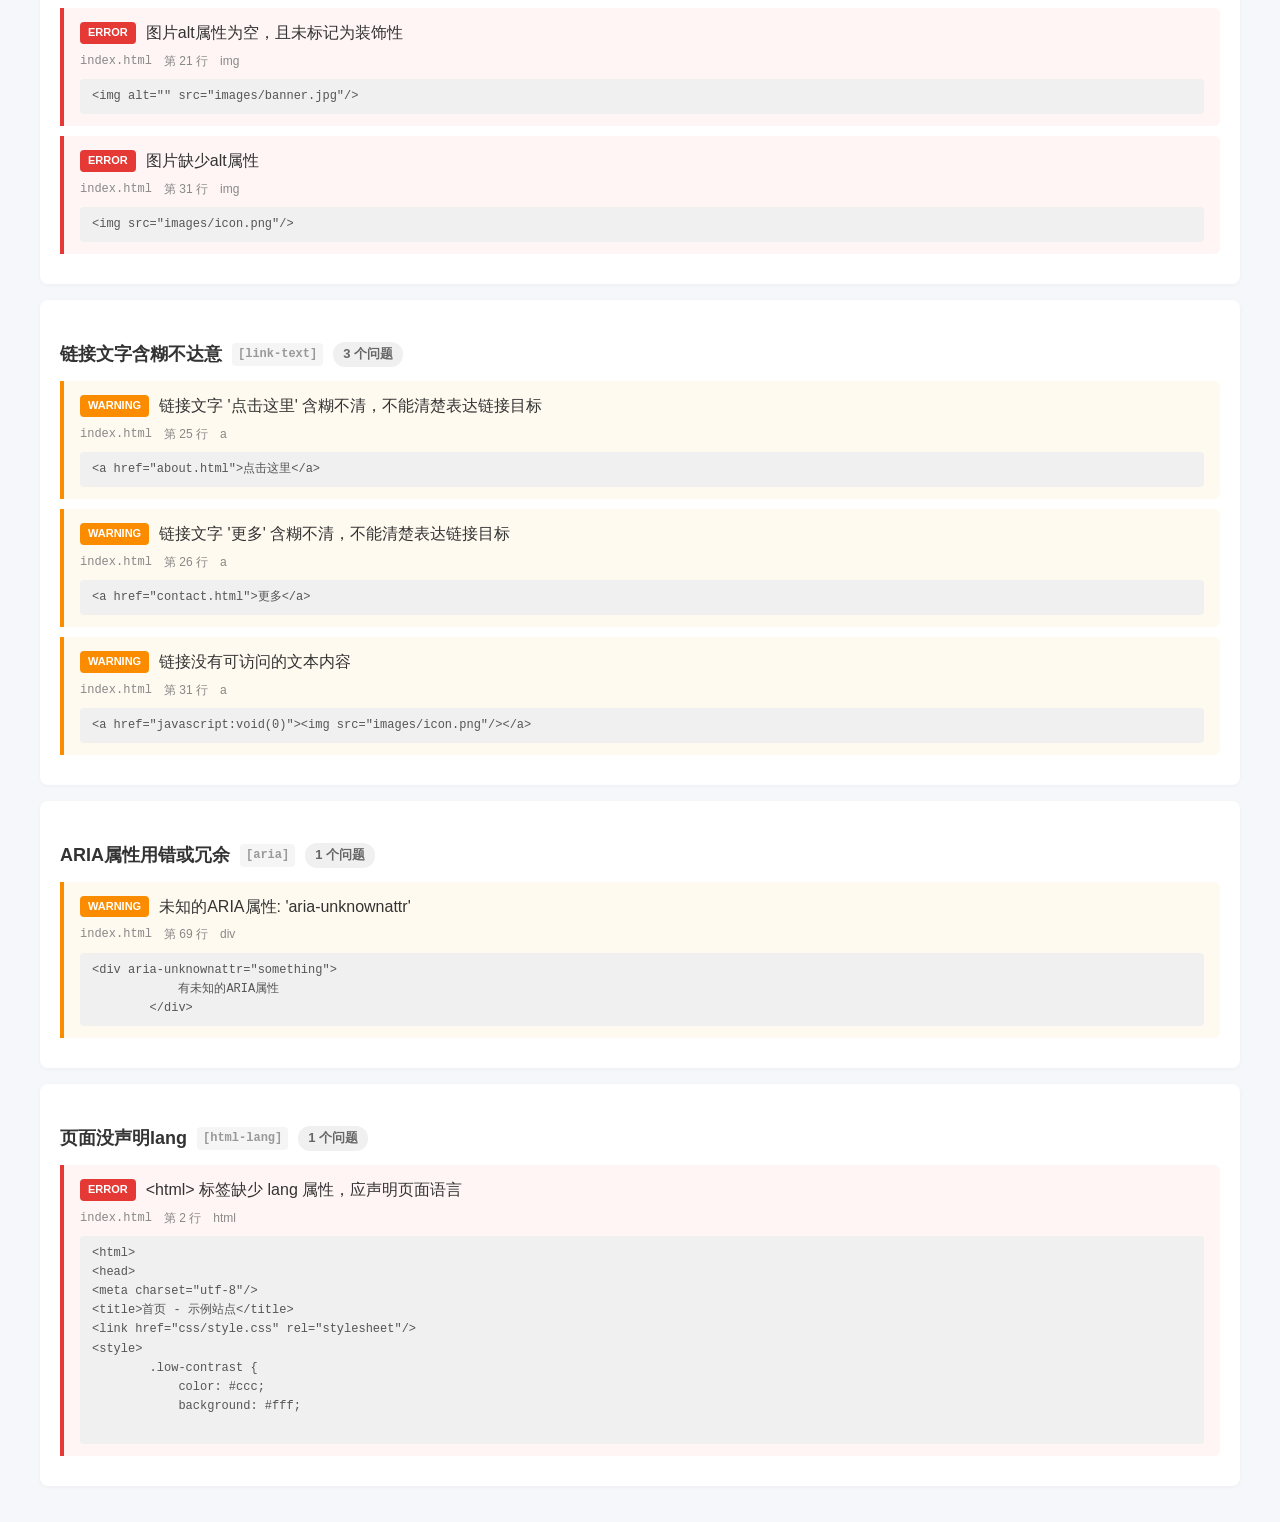
<file: sample_report/report.html>
<!DOCTYPE html>
<html lang="zh-CN">
<head>
    <meta charset="UTF-8">
    <meta name="viewport" content="width=device-width, initial-scale=1.0">
    <title>信息无障碍检测报告</title>
    <style>
        * { box-sizing: border-box; margin: 0; padding: 0; }
        body {
            font-family: -apple-system, BlinkMacSystemFont, "Segoe UI", Roboto, "Helvetica Neue", Arial, sans-serif;
            background: #f5f7fa;
            color: #333;
            line-height: 1.6;
            padding: 20px;
        }
        .container { max-width: 1200px; margin: 0 auto; }
        h1 { font-size: 28px; margin-bottom: 10px; color: #1a1a2e; }
        h2 { font-size: 22px; margin: 30px 0 15px; color: #1a1a2e; border-bottom: 2px solid #e0e0e0; padding-bottom: 8px; }
        h3 { font-size: 18px; margin: 20px 0 12px; color: #333; }
        .summary {
            background: white;
            border-radius: 12px;
            padding: 24px;
            margin-bottom: 24px;
            box-shadow: 0 2px 8px rgba(0,0,0,0.06);
        }
        .summary-stats {
            display: flex;
            gap: 20px;
            flex-wrap: wrap;
            margin-top: 16px;
        }
        .stat-card {
            flex: 1;
            min-width: 140px;
            padding: 16px;
            border-radius: 8px;
            text-align: center;
        }
        .stat-card .number { font-size: 32px; font-weight: bold; }
        .stat-card .label { font-size: 14px; opacity: 0.85; }
        .stat-pages { background: #e3f2fd; color: #1565c0; }
        .stat-errors { background: #ffebee; color: #c62828; }
        .stat-warnings { background: #fff3e0; color: #e65100; }
        .stat-info { background: #e8f5e9; color: #2e7d32; }
        .meta {
            color: #666;
            font-size: 14px;
            margin-top: 12px;
        }
        .nav-tabs {
            display: flex;
            gap: 4px;
            margin-bottom: 20px;
            border-bottom: 2px solid #e0e0e0;
        }
        .nav-tab {
            padding: 10px 20px;
            cursor: pointer;
            border: none;
            background: none;
            font-size: 16px;
            color: #666;
            border-bottom: 3px solid transparent;
            margin-bottom: -2px;
        }
        .nav-tab.active {
            color: #1976d2;
            border-bottom-color: #1976d2;
            font-weight: 600;
        }
        .tab-content { display: none; }
        .tab-content.active { display: block; }
        .rule-section, .page-section {
            background: white;
            border-radius: 8px;
            padding: 20px;
            margin-bottom: 16px;
            box-shadow: 0 1px 4px rgba(0,0,0,0.04);
        }
        .rule-section h3, .page-section h3 {
            display: flex;
            align-items: center;
            gap: 10px;
            flex-wrap: wrap;
        }
        .rule-id {
            font-size: 12px;
            color: #999;
            font-family: monospace;
            background: #f5f5f5;
            padding: 2px 6px;
            border-radius: 4px;
        }
        .count {
            font-size: 13px;
            background: #f0f0f0;
            padding: 2px 10px;
            border-radius: 12px;
            color: #666;
        }
        .counts { display: flex; gap: 8px; margin-left: auto; }
        .counts span { font-size: 12px; padding: 2px 8px; border-radius: 4px; }
        .error-count { background: #ffebee; color: #c62828; }
        .warning-count { background: #fff3e0; color: #e65100; }
        .info-count { background: #e8f5e9; color: #2e7d32; }
        .issues-list { margin-top: 12px; }
        .issue {
            border-left: 4px solid #ccc;
            padding: 12px 16px;
            margin-bottom: 10px;
            background: #fafafa;
            border-radius: 0 6px 6px 0;
        }
        .issue.severity-error { border-left-color: #e53935; background: #fff5f5; }
        .issue.severity-warning { border-left-color: #fb8c00; background: #fffaf0; }
        .issue.severity-info { border-left-color: #43a047; background: #f6fbf6; }
        .issue-header { display: flex; align-items: center; gap: 10px; margin-bottom: 6px; }
        .severity-badge {
            font-size: 11px;
            font-weight: 600;
            text-transform: uppercase;
            padding: 2px 8px;
            border-radius: 4px;
            color: white;
        }
        .severity-error .severity-badge { background: #e53935; }
        .severity-warning .severity-badge { background: #fb8c00; }
        .severity-info .severity-badge { background: #43a047; }
        .message { font-weight: 500; }
        .issue-location {
            font-size: 12px;
            color: #888;
            display: flex;
            gap: 12px;
            flex-wrap: wrap;
            margin-bottom: 8px;
        }
        .issue-location .file { font-family: monospace; }
        .snippet {
            font-size: 12px;
            background: #f0f0f0;
            padding: 8px 12px;
            border-radius: 4px;
            overflow-x: auto;
            font-family: monospace;
            color: #555;
        }
        .no-issues { color: #2e7d32; font-style: italic; padding: 10px 0; }
        .page-issues { margin-top: 12px; }
    </style>
</head>
<body>
    <div class="container">
        <h1>信息无障碍检测报告</h1>
        <div class="summary">
            <div class="meta">
                扫描目录：D:\solo1\projects\t129\sample_site<br>
                生成时间：2026-06-16 23:47:54
            </div>
            <div class="summary-stats">
                <div class="stat-card stat-pages">
                    <div class="number">3</div>
                    <div class="label">页面总数</div>
                </div>
                <div class="stat-card stat-errors">
                    <div class="number">16</div>
                    <div class="label">错误</div>
                </div>
                <div class="stat-card stat-warnings">
                    <div class="number">7</div>
                    <div class="label">警告</div>
                </div>
                <div class="stat-card stat-info">
                    <div class="number">0</div>
                    <div class="label">提示</div>
                </div>
            </div>
        </div>

        <div class="nav-tabs">
            <button class="nav-tab active" onclick="switchTab('by-rule', this)">按规则分类</button>
            <button class="nav-tab" onclick="switchTab('by-page', this)">按页面分类</button>
        </div>

        <div id="by-rule" class="tab-content active">
            <h2>按规则分类</h2>
            
            <div class="rule-section severity-error">
                <h3>文字和背景颜色对比度不足 <span class="rule-id">[color-contrast]</span> <span class="count">4 个问题</span></h3>
                <div class="issues-list">
                    
            <div class="issue severity-error">
                <div class="issue-header">
                    <span class="severity-badge">error</span>
                    <span class="message">文本颜色对比度不足 (当前 3.25:1，AA标准 4.5:1)</span>
                </div>
                <div class="issue-location"><span class='file'>contact.html</span><span class='line'>第 36 行</span><span class='element'>p.form-text</span></div>
                <pre class='snippet'>&lt;p class=&quot;form-text&quot;&gt;灰色文字，对比度可能不够&lt;/p&gt;</pre>
            </div>
            
            <div class="issue severity-error">
                <div class="issue-header">
                    <span class="severity-badge">error</span>
                    <span class="message">文本颜色对比度不足 (当前 1.61:1，AA标准 4.5:1)</span>
                </div>
                <div class="issue-location"><span class='file'>index.html</span><span class='line'>第 36 行</span><span class='element'>p.low-contrast</span></div>
                <pre class='snippet'>&lt;p class=&quot;low-contrast&quot;&gt;这是一段低对比度的文字，颜色太浅了看不清。&lt;/p&gt;</pre>
            </div>
            
            <div class="issue severity-error">
                <div class="issue-header">
                    <span class="severity-badge">error</span>
                    <span class="message">文本颜色对比度不足 (当前 3.98:1，AA标准 4.5:1)</span>
                </div>
                <div class="issue-location"><span class='file'>index.html</span><span class='line'>第 61 行</span><span class='element'>div.fake-button</span></div>
                <pre class='snippet'>&lt;div class=&quot;fake-button&quot; role=&quot;button&quot;&gt;
            这是个假按钮
        &lt;/div&gt;</pre>
            </div>
            
            <div class="issue severity-error">
                <div class="issue-header">
                    <span class="severity-badge">error</span>
                    <span class="message">文本颜色对比度不足 (当前 2.85:1，AA标准 4.5:1)</span>
                </div>
                <div class="issue-location"><span class='file'>index.html</span><span class='line'>第 74 行</span><span class='element'>div.footer</span></div>
                <pre class='snippet'>&lt;div class=&quot;footer&quot;&gt;
&lt;p&gt;© 2024 示例站点&lt;/p&gt;
&lt;a href=&quot;#&quot;&gt;点击这里返回顶部&lt;/a&gt;
&lt;/div&gt;</pre>
            </div>
            
                </div>
            </div>
            
            <div class="rule-section severity-error">
                <h3>站内死链 <span class="rule-id">[dead-link]</span> <span class="count">4 个问题</span></h3>
                <div class="issues-list">
                    
            <div class="issue severity-error">
                <div class="issue-header">
                    <span class="severity-badge">error</span>
                    <span class="message">站内链接失效: missing-page.html (目标文件不存在: missing-page.html)</span>
                </div>
                <div class="issue-location"><span class='file'>about.html</span><span class='line'>第 24 行</span><span class='element'>a</span></div>
                <pre class='snippet'>&lt;a href=&quot;missing-page.html&quot;&gt;死链测试&lt;/a&gt;</pre>
            </div>
            
            <div class="issue severity-error">
                <div class="issue-header">
                    <span class="severity-badge">error</span>
                    <span class="message">页内锚点 '#section1' 目标不存在</span>
                </div>
                <div class="issue-location"><span class='file'>index.html</span><span class='line'>第 27 行</span><span class='element'>a</span></div>
                <pre class='snippet'>&lt;a href=&quot;#section1&quot;&gt;跳转到第一部分&lt;/a&gt;</pre>
            </div>
            
            <div class="issue severity-error">
                <div class="issue-header">
                    <span class="severity-badge">error</span>
                    <span class="message">页内锚点 '#nonexistent' 目标不存在</span>
                </div>
                <div class="issue-location"><span class='file'>index.html</span><span class='line'>第 28 行</span><span class='element'>a</span></div>
                <pre class='snippet'>&lt;a href=&quot;#nonexistent&quot;&gt;不存在的锚点&lt;/a&gt;</pre>
            </div>
            
            <div class="issue severity-error">
                <div class="issue-header">
                    <span class="severity-badge">error</span>
                    <span class="message">站内链接失效: missing.html (目标文件不存在: missing.html)</span>
                </div>
                <div class="issue-location"><span class='file'>index.html</span><span class='line'>第 29 行</span><span class='element'>a</span></div>
                <pre class='snippet'>&lt;a href=&quot;missing.html&quot;&gt;不存在的页面&lt;/a&gt;</pre>
            </div>
            
                </div>
            </div>
            
            <div class="rule-section severity-error">
                <h3>表单控件没有关联的label <span class="rule-id">[form-label]</span> <span class="count">4 个问题</span></h3>
                <div class="issues-list">
                    
            <div class="issue severity-error">
                <div class="issue-header">
                    <span class="severity-badge">error</span>
                    <span class="message">表单控件 &lt;input&gt; 没有关联的label</span>
                </div>
                <div class="issue-location"><span class='file'>index.html</span><span class='line'>第 40 行</span><span class='element'>input</span></div>
                <pre class='snippet'>&lt;input name=&quot;username&quot; type=&quot;text&quot;/&gt;</pre>
            </div>
            
            <div class="issue severity-error">
                <div class="issue-header">
                    <span class="severity-badge">error</span>
                    <span class="message">表单控件 &lt;input&gt; 没有关联的label</span>
                </div>
                <div class="issue-location"><span class='file'>index.html</span><span class='line'>第 44 行</span><span class='element'>input</span></div>
                <pre class='snippet'>&lt;input name=&quot;password&quot; type=&quot;password&quot;/&gt;</pre>
            </div>
            
            <div class="issue severity-error">
                <div class="issue-header">
                    <span class="severity-badge">error</span>
                    <span class="message">表单控件 &lt;select&gt; 没有关联的label</span>
                </div>
                <div class="issue-location"><span class='file'>index.html</span><span class='line'>第 47 行</span><span class='element'>select</span></div>
                <pre class='snippet'>&lt;select name=&quot;city&quot;&gt;
&lt;option&gt;北京&lt;/option&gt;
&lt;option&gt;上海&lt;/option&gt;
&lt;/select&gt;</pre>
            </div>
            
            <div class="issue severity-error">
                <div class="issue-header">
                    <span class="severity-badge">error</span>
                    <span class="message">表单控件 &lt;textarea&gt; 没有关联的label</span>
                </div>
                <div class="issue-location"><span class='file'>index.html</span><span class='line'>第 53 行</span><span class='element'>textarea</span></div>
                <pre class='snippet'>&lt;textarea name=&quot;message&quot;&gt;&lt;/textarea&gt;</pre>
            </div>
            
                </div>
            </div>
            
            <div class="rule-section severity-warning">
                <h3>标题层级乱跳 <span class="rule-id">[heading-order]</span> <span class="count">3 个问题</span></h3>
                <div class="issues-list">
                    
            <div class="issue severity-warning">
                <div class="issue-header">
                    <span class="severity-badge">warning</span>
                    <span class="message">页面第一个标题是 h2，应该以 h1 开始</span>
                </div>
                <div class="issue-location"><span class='file'>about.html</span><span class='line'>第 9 行</span><span class='element'>h2</span></div>
                <pre class='snippet'>&lt;h2&gt;关于我们&lt;/h2&gt;</pre>
            </div>
            
            <div class="issue severity-warning">
                <div class="issue-header">
                    <span class="severity-badge">warning</span>
                    <span class="message">标题层级从 h1 跳到 h3，应该按顺序递增</span>
                </div>
                <div class="issue-location"><span class='file'>index.html</span><span class='line'>第 58 行</span><span class='element'>h3</span></div>
                <pre class='snippet'>&lt;h3&gt;三级标题直接跳级&lt;/h3&gt;</pre>
            </div>
            
            <div class="issue severity-warning">
                <div class="issue-header">
                    <span class="severity-badge">warning</span>
                    <span class="message">页面第一个标题是 h3，应该以 h1 开始</span>
                </div>
                <div class="issue-location"><span class='file'>index.html</span><span class='line'>第 19 行</span><span class='element'>h3</span></div>
                <pre class='snippet'>&lt;h3&gt;欢迎来到我们的网站&lt;/h3&gt;</pre>
            </div>
            
                </div>
            </div>
            
            <div class="rule-section severity-error">
                <h3>图片缺少alt文本 <span class="rule-id">[image-alt]</span> <span class="count">3 个问题</span></h3>
                <div class="issues-list">
                    
            <div class="issue severity-error">
                <div class="issue-header">
                    <span class="severity-badge">error</span>
                    <span class="message">图片缺少alt属性</span>
                </div>
                <div class="issue-location"><span class='file'>index.html</span><span class='line'>第 20 行</span><span class='element'>img</span></div>
                <pre class='snippet'>&lt;img src=&quot;images/logo.png&quot;/&gt;</pre>
            </div>
            
            <div class="issue severity-error">
                <div class="issue-header">
                    <span class="severity-badge">error</span>
                    <span class="message">图片alt属性为空，且未标记为装饰性</span>
                </div>
                <div class="issue-location"><span class='file'>index.html</span><span class='line'>第 21 行</span><span class='element'>img</span></div>
                <pre class='snippet'>&lt;img alt=&quot;&quot; src=&quot;images/banner.jpg&quot;/&gt;</pre>
            </div>
            
            <div class="issue severity-error">
                <div class="issue-header">
                    <span class="severity-badge">error</span>
                    <span class="message">图片缺少alt属性</span>
                </div>
                <div class="issue-location"><span class='file'>index.html</span><span class='line'>第 31 行</span><span class='element'>img</span></div>
                <pre class='snippet'>&lt;img src=&quot;images/icon.png&quot;/&gt;</pre>
            </div>
            
                </div>
            </div>
            
            <div class="rule-section severity-warning">
                <h3>链接文字含糊不达意 <span class="rule-id">[link-text]</span> <span class="count">3 个问题</span></h3>
                <div class="issues-list">
                    
            <div class="issue severity-warning">
                <div class="issue-header">
                    <span class="severity-badge">warning</span>
                    <span class="message">链接文字 '点击这里' 含糊不清，不能清楚表达链接目标</span>
                </div>
                <div class="issue-location"><span class='file'>index.html</span><span class='line'>第 25 行</span><span class='element'>a</span></div>
                <pre class='snippet'>&lt;a href=&quot;about.html&quot;&gt;点击这里&lt;/a&gt;</pre>
            </div>
            
            <div class="issue severity-warning">
                <div class="issue-header">
                    <span class="severity-badge">warning</span>
                    <span class="message">链接文字 '更多' 含糊不清，不能清楚表达链接目标</span>
                </div>
                <div class="issue-location"><span class='file'>index.html</span><span class='line'>第 26 行</span><span class='element'>a</span></div>
                <pre class='snippet'>&lt;a href=&quot;contact.html&quot;&gt;更多&lt;/a&gt;</pre>
            </div>
            
            <div class="issue severity-warning">
                <div class="issue-header">
                    <span class="severity-badge">warning</span>
                    <span class="message">链接没有可访问的文本内容</span>
                </div>
                <div class="issue-location"><span class='file'>index.html</span><span class='line'>第 31 行</span><span class='element'>a</span></div>
                <pre class='snippet'>&lt;a href=&quot;javascript:void(0)&quot;&gt;&lt;img src=&quot;images/icon.png&quot;/&gt;&lt;/a&gt;</pre>
            </div>
            
                </div>
            </div>
            
            <div class="rule-section severity-warning">
                <h3>ARIA属性用错或冗余 <span class="rule-id">[aria]</span> <span class="count">1 个问题</span></h3>
                <div class="issues-list">
                    
            <div class="issue severity-warning">
                <div class="issue-header">
                    <span class="severity-badge">warning</span>
                    <span class="message">未知的ARIA属性: 'aria-unknownattr'</span>
                </div>
                <div class="issue-location"><span class='file'>index.html</span><span class='line'>第 69 行</span><span class='element'>div</span></div>
                <pre class='snippet'>&lt;div aria-unknownattr=&quot;something&quot;&gt;
            有未知的ARIA属性
        &lt;/div&gt;</pre>
            </div>
            
                </div>
            </div>
            
            <div class="rule-section severity-error">
                <h3>页面没声明lang <span class="rule-id">[html-lang]</span> <span class="count">1 个问题</span></h3>
                <div class="issues-list">
                    
            <div class="issue severity-error">
                <div class="issue-header">
                    <span class="severity-badge">error</span>
                    <span class="message">&lt;html&gt; 标签缺少 lang 属性，应声明页面语言</span>
                </div>
                <div class="issue-location"><span class='file'>index.html</span><span class='line'>第 2 行</span><span class='element'>html</span></div>
                <pre class='snippet'>&lt;html&gt;
&lt;head&gt;
&lt;meta charset=&quot;utf-8&quot;/&gt;
&lt;title&gt;首页 - 示例站点&lt;/title&gt;
&lt;link href=&quot;css/style.css&quot; rel=&quot;stylesheet&quot;/&gt;
&lt;style&gt;
        .low-contrast {
            color: #ccc;
            background: #fff;
    </pre>
            </div>
            
                </div>
            </div>
            
        </div>

        <div id="by-page" class="tab-content">
            <h2>按页面分类</h2>
            
            <div class="page-section">
                <h3>index.html
                    <span class="counts">
                        <span class="error-count">14 错误</span>
                        <span class="warning-count">6 警告</span>
                        
                    </span>
                </h3>
                <div class="page-issues">
                    
            <div class="issue severity-error">
                <div class="issue-header">
                    <span class="severity-badge">error</span>
                    <span class="message">图片缺少alt属性</span>
                </div>
                <div class="issue-location"><span class='file'>index.html</span><span class='line'>第 20 行</span><span class='element'>img</span></div>
                <pre class='snippet'>&lt;img src=&quot;images/logo.png&quot;/&gt;</pre>
            </div>
            
            <div class="issue severity-error">
                <div class="issue-header">
                    <span class="severity-badge">error</span>
                    <span class="message">图片alt属性为空，且未标记为装饰性</span>
                </div>
                <div class="issue-location"><span class='file'>index.html</span><span class='line'>第 21 行</span><span class='element'>img</span></div>
                <pre class='snippet'>&lt;img alt=&quot;&quot; src=&quot;images/banner.jpg&quot;/&gt;</pre>
            </div>
            
            <div class="issue severity-error">
                <div class="issue-header">
                    <span class="severity-badge">error</span>
                    <span class="message">图片缺少alt属性</span>
                </div>
                <div class="issue-location"><span class='file'>index.html</span><span class='line'>第 31 行</span><span class='element'>img</span></div>
                <pre class='snippet'>&lt;img src=&quot;images/icon.png&quot;/&gt;</pre>
            </div>
            
            <div class="issue severity-error">
                <div class="issue-header">
                    <span class="severity-badge">error</span>
                    <span class="message">表单控件 &lt;input&gt; 没有关联的label</span>
                </div>
                <div class="issue-location"><span class='file'>index.html</span><span class='line'>第 40 行</span><span class='element'>input</span></div>
                <pre class='snippet'>&lt;input name=&quot;username&quot; type=&quot;text&quot;/&gt;</pre>
            </div>
            
            <div class="issue severity-error">
                <div class="issue-header">
                    <span class="severity-badge">error</span>
                    <span class="message">表单控件 &lt;input&gt; 没有关联的label</span>
                </div>
                <div class="issue-location"><span class='file'>index.html</span><span class='line'>第 44 行</span><span class='element'>input</span></div>
                <pre class='snippet'>&lt;input name=&quot;password&quot; type=&quot;password&quot;/&gt;</pre>
            </div>
            
            <div class="issue severity-error">
                <div class="issue-header">
                    <span class="severity-badge">error</span>
                    <span class="message">表单控件 &lt;select&gt; 没有关联的label</span>
                </div>
                <div class="issue-location"><span class='file'>index.html</span><span class='line'>第 47 行</span><span class='element'>select</span></div>
                <pre class='snippet'>&lt;select name=&quot;city&quot;&gt;
&lt;option&gt;北京&lt;/option&gt;
&lt;option&gt;上海&lt;/option&gt;
&lt;/select&gt;</pre>
            </div>
            
            <div class="issue severity-error">
                <div class="issue-header">
                    <span class="severity-badge">error</span>
                    <span class="message">表单控件 &lt;textarea&gt; 没有关联的label</span>
                </div>
                <div class="issue-location"><span class='file'>index.html</span><span class='line'>第 53 行</span><span class='element'>textarea</span></div>
                <pre class='snippet'>&lt;textarea name=&quot;message&quot;&gt;&lt;/textarea&gt;</pre>
            </div>
            
            <div class="issue severity-warning">
                <div class="issue-header">
                    <span class="severity-badge">warning</span>
                    <span class="message">标题层级从 h1 跳到 h3，应该按顺序递增</span>
                </div>
                <div class="issue-location"><span class='file'>index.html</span><span class='line'>第 58 行</span><span class='element'>h3</span></div>
                <pre class='snippet'>&lt;h3&gt;三级标题直接跳级&lt;/h3&gt;</pre>
            </div>
            
            <div class="issue severity-warning">
                <div class="issue-header">
                    <span class="severity-badge">warning</span>
                    <span class="message">页面第一个标题是 h3，应该以 h1 开始</span>
                </div>
                <div class="issue-location"><span class='file'>index.html</span><span class='line'>第 19 行</span><span class='element'>h3</span></div>
                <pre class='snippet'>&lt;h3&gt;欢迎来到我们的网站&lt;/h3&gt;</pre>
            </div>
            
            <div class="issue severity-error">
                <div class="issue-header">
                    <span class="severity-badge">error</span>
                    <span class="message">&lt;html&gt; 标签缺少 lang 属性，应声明页面语言</span>
                </div>
                <div class="issue-location"><span class='file'>index.html</span><span class='line'>第 2 行</span><span class='element'>html</span></div>
                <pre class='snippet'>&lt;html&gt;
&lt;head&gt;
&lt;meta charset=&quot;utf-8&quot;/&gt;
&lt;title&gt;首页 - 示例站点&lt;/title&gt;
&lt;link href=&quot;css/style.css&quot; rel=&quot;stylesheet&quot;/&gt;
&lt;style&gt;
        .low-contrast {
            color: #ccc;
            background: #fff;
    </pre>
            </div>
            
            <div class="issue severity-warning">
                <div class="issue-header">
                    <span class="severity-badge">warning</span>
                    <span class="message">链接文字 '点击这里' 含糊不清，不能清楚表达链接目标</span>
                </div>
                <div class="issue-location"><span class='file'>index.html</span><span class='line'>第 25 行</span><span class='element'>a</span></div>
                <pre class='snippet'>&lt;a href=&quot;about.html&quot;&gt;点击这里&lt;/a&gt;</pre>
            </div>
            
            <div class="issue severity-warning">
                <div class="issue-header">
                    <span class="severity-badge">warning</span>
                    <span class="message">链接文字 '更多' 含糊不清，不能清楚表达链接目标</span>
                </div>
                <div class="issue-location"><span class='file'>index.html</span><span class='line'>第 26 行</span><span class='element'>a</span></div>
                <pre class='snippet'>&lt;a href=&quot;contact.html&quot;&gt;更多&lt;/a&gt;</pre>
            </div>
            
            <div class="issue severity-warning">
                <div class="issue-header">
                    <span class="severity-badge">warning</span>
                    <span class="message">链接没有可访问的文本内容</span>
                </div>
                <div class="issue-location"><span class='file'>index.html</span><span class='line'>第 31 行</span><span class='element'>a</span></div>
                <pre class='snippet'>&lt;a href=&quot;javascript:void(0)&quot;&gt;&lt;img src=&quot;images/icon.png&quot;/&gt;&lt;/a&gt;</pre>
            </div>
            
            <div class="issue severity-error">
                <div class="issue-header">
                    <span class="severity-badge">error</span>
                    <span class="message">文本颜色对比度不足 (当前 1.61:1，AA标准 4.5:1)</span>
                </div>
                <div class="issue-location"><span class='file'>index.html</span><span class='line'>第 36 行</span><span class='element'>p.low-contrast</span></div>
                <pre class='snippet'>&lt;p class=&quot;low-contrast&quot;&gt;这是一段低对比度的文字，颜色太浅了看不清。&lt;/p&gt;</pre>
            </div>
            
            <div class="issue severity-error">
                <div class="issue-header">
                    <span class="severity-badge">error</span>
                    <span class="message">文本颜色对比度不足 (当前 3.98:1，AA标准 4.5:1)</span>
                </div>
                <div class="issue-location"><span class='file'>index.html</span><span class='line'>第 61 行</span><span class='element'>div.fake-button</span></div>
                <pre class='snippet'>&lt;div class=&quot;fake-button&quot; role=&quot;button&quot;&gt;
            这是个假按钮
        &lt;/div&gt;</pre>
            </div>
            
            <div class="issue severity-error">
                <div class="issue-header">
                    <span class="severity-badge">error</span>
                    <span class="message">文本颜色对比度不足 (当前 2.85:1，AA标准 4.5:1)</span>
                </div>
                <div class="issue-location"><span class='file'>index.html</span><span class='line'>第 74 行</span><span class='element'>div.footer</span></div>
                <pre class='snippet'>&lt;div class=&quot;footer&quot;&gt;
&lt;p&gt;© 2024 示例站点&lt;/p&gt;
&lt;a href=&quot;#&quot;&gt;点击这里返回顶部&lt;/a&gt;
&lt;/div&gt;</pre>
            </div>
            
            <div class="issue severity-warning">
                <div class="issue-header">
                    <span class="severity-badge">warning</span>
                    <span class="message">未知的ARIA属性: 'aria-unknownattr'</span>
                </div>
                <div class="issue-location"><span class='file'>index.html</span><span class='line'>第 69 行</span><span class='element'>div</span></div>
                <pre class='snippet'>&lt;div aria-unknownattr=&quot;something&quot;&gt;
            有未知的ARIA属性
        &lt;/div&gt;</pre>
            </div>
            
            <div class="issue severity-error">
                <div class="issue-header">
                    <span class="severity-badge">error</span>
                    <span class="message">页内锚点 '#section1' 目标不存在</span>
                </div>
                <div class="issue-location"><span class='file'>index.html</span><span class='line'>第 27 行</span><span class='element'>a</span></div>
                <pre class='snippet'>&lt;a href=&quot;#section1&quot;&gt;跳转到第一部分&lt;/a&gt;</pre>
            </div>
            
            <div class="issue severity-error">
                <div class="issue-header">
                    <span class="severity-badge">error</span>
                    <span class="message">页内锚点 '#nonexistent' 目标不存在</span>
                </div>
                <div class="issue-location"><span class='file'>index.html</span><span class='line'>第 28 行</span><span class='element'>a</span></div>
                <pre class='snippet'>&lt;a href=&quot;#nonexistent&quot;&gt;不存在的锚点&lt;/a&gt;</pre>
            </div>
            
            <div class="issue severity-error">
                <div class="issue-header">
                    <span class="severity-badge">error</span>
                    <span class="message">站内链接失效: missing.html (目标文件不存在: missing.html)</span>
                </div>
                <div class="issue-location"><span class='file'>index.html</span><span class='line'>第 29 行</span><span class='element'>a</span></div>
                <pre class='snippet'>&lt;a href=&quot;missing.html&quot;&gt;不存在的页面&lt;/a&gt;</pre>
            </div>
            
                </div>
            </div>
            
            <div class="page-section">
                <h3>about.html
                    <span class="counts">
                        <span class="error-count">1 错误</span>
                        <span class="warning-count">1 警告</span>
                        
                    </span>
                </h3>
                <div class="page-issues">
                    
            <div class="issue severity-warning">
                <div class="issue-header">
                    <span class="severity-badge">warning</span>
                    <span class="message">页面第一个标题是 h2，应该以 h1 开始</span>
                </div>
                <div class="issue-location"><span class='file'>about.html</span><span class='line'>第 9 行</span><span class='element'>h2</span></div>
                <pre class='snippet'>&lt;h2&gt;关于我们&lt;/h2&gt;</pre>
            </div>
            
            <div class="issue severity-error">
                <div class="issue-header">
                    <span class="severity-badge">error</span>
                    <span class="message">站内链接失效: missing-page.html (目标文件不存在: missing-page.html)</span>
                </div>
                <div class="issue-location"><span class='file'>about.html</span><span class='line'>第 24 行</span><span class='element'>a</span></div>
                <pre class='snippet'>&lt;a href=&quot;missing-page.html&quot;&gt;死链测试&lt;/a&gt;</pre>
            </div>
            
                </div>
            </div>
            
            <div class="page-section">
                <h3>contact.html
                    <span class="counts">
                        <span class="error-count">1 错误</span>
                        
                        
                    </span>
                </h3>
                <div class="page-issues">
                    
            <div class="issue severity-error">
                <div class="issue-header">
                    <span class="severity-badge">error</span>
                    <span class="message">文本颜色对比度不足 (当前 3.25:1，AA标准 4.5:1)</span>
                </div>
                <div class="issue-location"><span class='file'>contact.html</span><span class='line'>第 36 行</span><span class='element'>p.form-text</span></div>
                <pre class='snippet'>&lt;p class=&quot;form-text&quot;&gt;灰色文字，对比度可能不够&lt;/p&gt;</pre>
            </div>
            
                </div>
            </div>
            
        </div>
    </div>

    <script>
        function switchTab(tabId, btn) {
            document.querySelectorAll('.tab-content').forEach(el => el.classList.remove('active'));
            document.querySelectorAll('.nav-tab').forEach(el => el.classList.remove('active'));
            document.getElementById(tabId).classList.add('active');
            btn.classList.add('active');
        }
    </script>
</body>
</html>
</file>
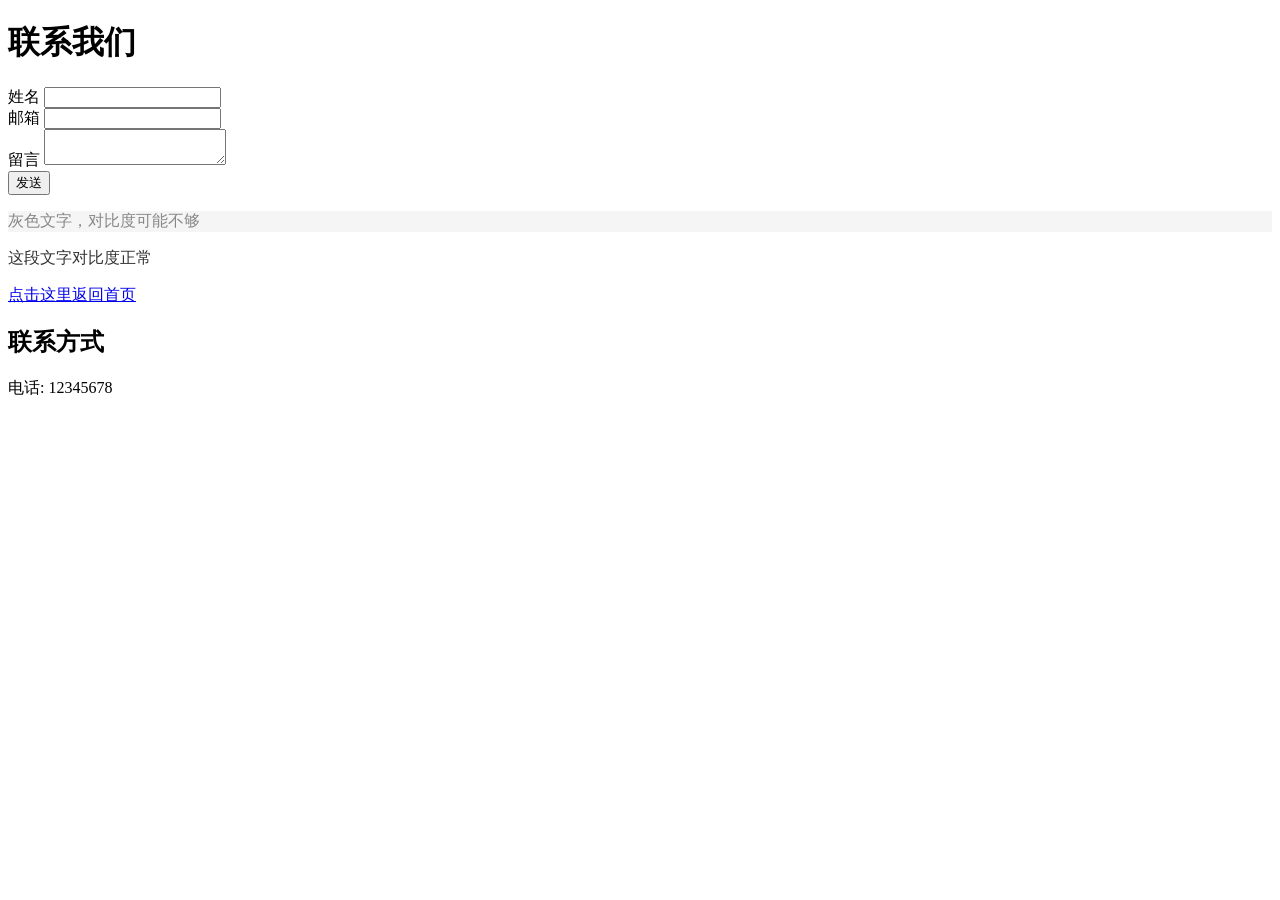
<file: sample_site/contact.html>
<!DOCTYPE html>
<html lang="zh-CN">
<head>
    <meta charset="UTF-8">
    <title>联系我们</title>
    <style>
        .form-text {
            color: #888;
            background-color: #f5f5f5;
        }
        .good-contrast {
            color: #333;
            background: #fff;
        }
    </style>
</head>
<body>
    <h1>联系我们</h1>

    <form>
        <div>
            <label for="name">姓名</label>
            <input type="text" id="name" name="name">
        </div>
        <div>
            <label for="email">邮箱</label>
            <input type="email" id="email" name="email">
        </div>
        <div>
            <label for="message">留言</label>
            <textarea id="message" name="message"></textarea>
        </div>
        <button type="submit">发送</button>
    </form>

    <p class="form-text">灰色文字，对比度可能不够</p>
    <p class="good-contrast">这段文字对比度正常</p>

    <p><a href="index.html">点击这里返回首页</a></p>

    <div id="contact-info">
        <h2>联系方式</h2>
        <p>电话: 12345678</p>
    </div>
</body>
</html>
</file>
